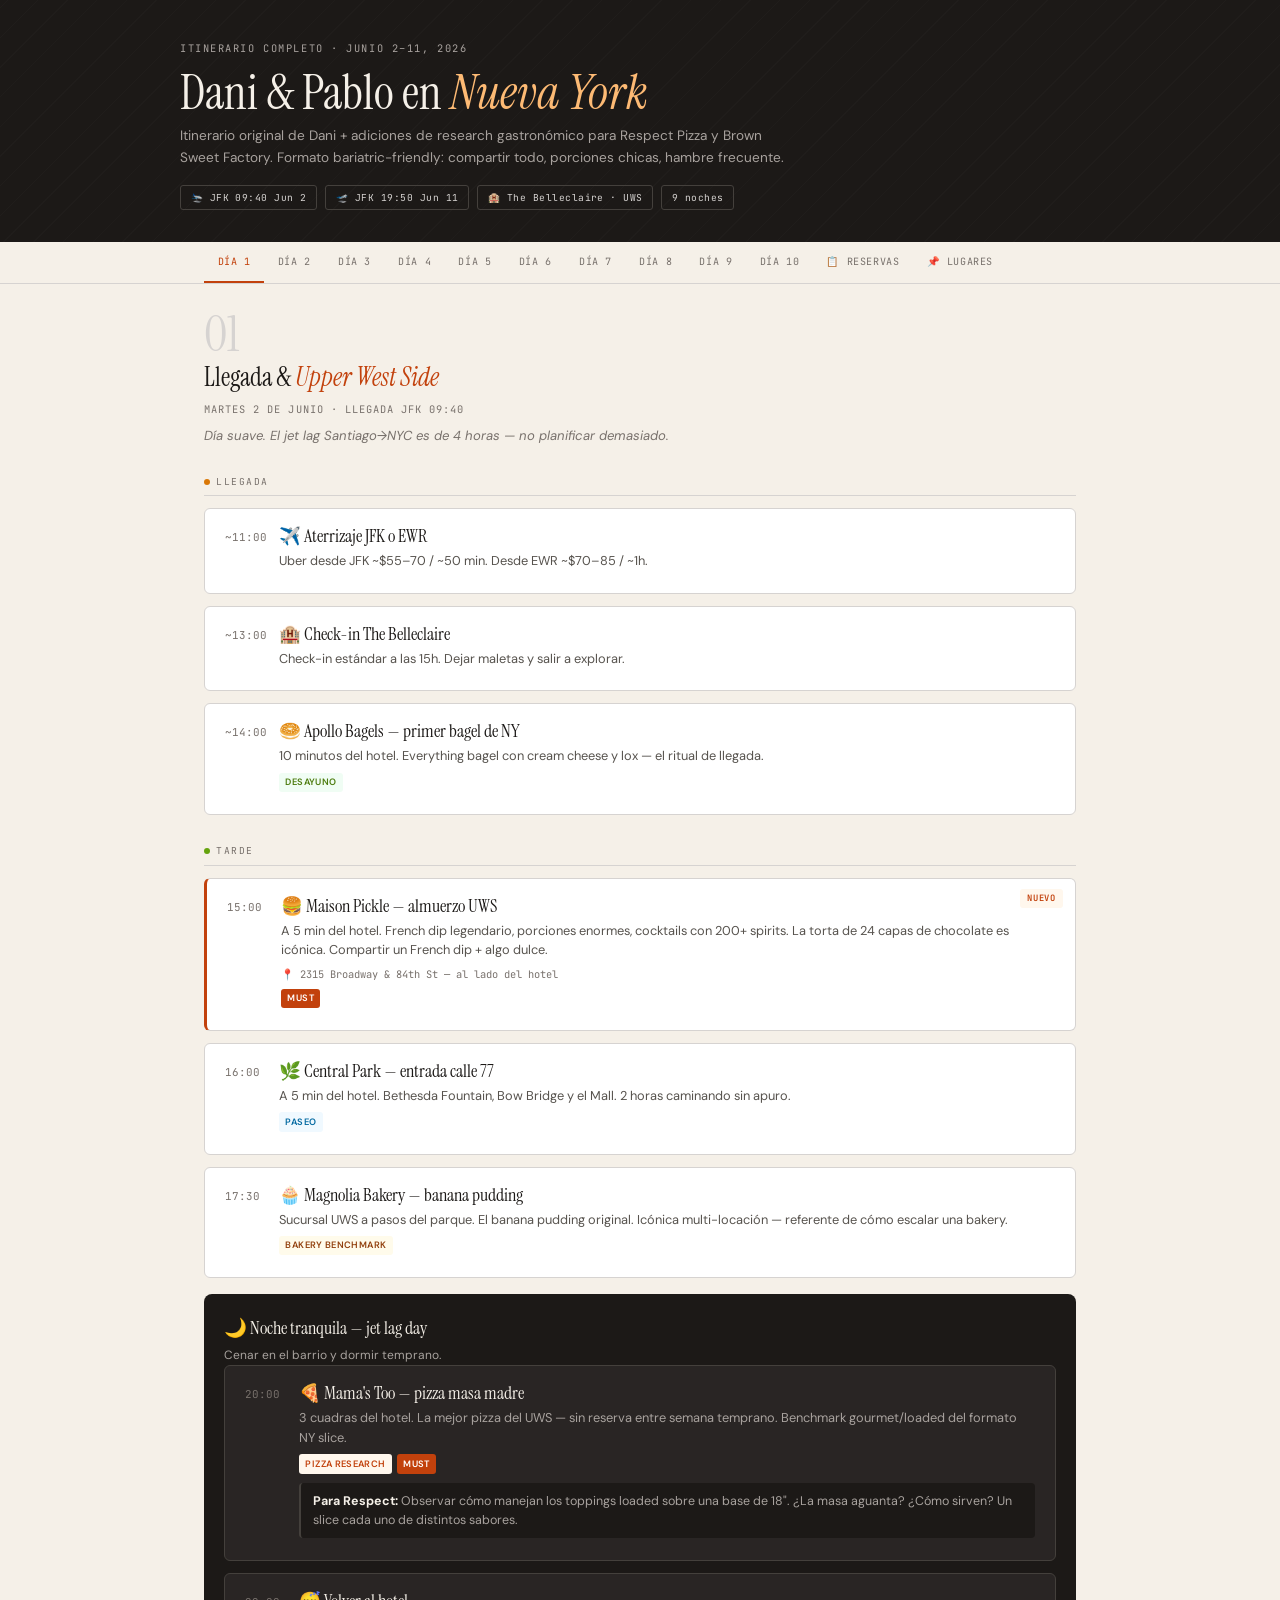
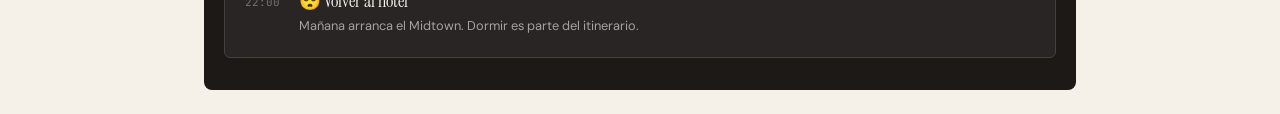
<file: index.html>
<!DOCTYPE html>
<html lang="es">
<head>
<meta charset="UTF-8">
<meta name="viewport" content="width=device-width, initial-scale=1.0">
<title>NYC Junio 2026 — Dani & Pablo</title>
<link href="https://fonts.googleapis.com/css2?family=Instrument+Serif:ital@0;1&family=DM+Sans:ital,wght@0,300;0,400;0,500;0,600;1,400&family=JetBrains+Mono:wght@400;500&display=swap" rel="stylesheet">
<style>

:root{
  --bg:#F5F0E8;--card:#FFF;--dark:#1C1917;--dark2:#292524;--txt:#1C1917;--muted:#78716C;--light:#F5F0E8;
  --border:#D6D3D1;--border-light:#E7E5E4;
  --pizza:#C2410C;--bakery:#92400E;--breakfast:#4D7C0F;--burger:#9F1239;--bar:#6D28D9;--sight:#0369A1;--shop:#64748B;--logistic:#1D4ED8;
  --night-bg:#1C1917;--night-card:#292524;--night-txt:#F5F0E8;--night-muted:#A8A29E;
}
*{margin:0;padding:0;box-sizing:border-box}
body{font-family:'DM Sans',sans-serif;background:var(--bg);color:var(--txt);line-height:1.6;-webkit-font-smoothing:antialiased}

/* HEADER */
.hdr{background:var(--dark);color:var(--light);padding:2.5rem 1.5rem 2rem;position:relative;overflow:hidden}
.hdr::before{content:'';position:absolute;inset:0;background:repeating-linear-gradient(-45deg,transparent,transparent 20px,rgba(255,255,255,.015) 20px,rgba(255,255,255,.015) 21px)}
.hdr-in{max-width:920px;margin:0 auto;position:relative;z-index:1}
.hdr-pre{font-family:'JetBrains Mono',monospace;font-size:.65rem;letter-spacing:.15em;text-transform:uppercase;color:#A8A29E;margin-bottom:.5rem}
.hdr h1{font-family:'Instrument Serif',serif;font-size:clamp(1.8rem,5vw,3rem);font-weight:400;line-height:1.15}
.hdr h1 em{font-style:italic;color:#FDBA74}
.hdr-sub{font-size:.85rem;color:#A8A29E;margin-top:.35rem;max-width:620px}
.hdr-pills{display:flex;gap:.5rem;margin-top:1rem;flex-wrap:wrap}
.hdr-pill{font-family:'JetBrains Mono',monospace;font-size:.6rem;letter-spacing:.05em;color:#D6D3D1;padding:.25rem .6rem;border:1px solid #44403C;border-radius:3px}

/* NAV */
.nav{position:sticky;top:0;z-index:100;background:var(--bg);border-bottom:1px solid var(--border);overflow-x:auto;scrollbar-width:none}
.nav::-webkit-scrollbar{display:none}
.nav-in{max-width:920px;margin:0 auto;display:flex;padding:0 1.5rem}
.nb{font-family:'JetBrains Mono',monospace;font-size:.63rem;letter-spacing:.06em;text-transform:uppercase;padding:.8rem .85rem;border:none;background:none;color:var(--muted);cursor:pointer;white-space:nowrap;border-bottom:2px solid transparent;transition:all .2s}
.nb:hover{color:var(--txt)}.nb.on{color:var(--pizza);border-bottom-color:var(--pizza)}

/* CONTENT */
.ct{max-width:920px;margin:0 auto;padding:1.5rem}
.sec{display:none}.sec.on{display:block}

/* DAY HEADER */
.dh{margin-bottom:1.5rem}
.dh-num{font-family:'Instrument Serif',serif;font-size:3.2rem;line-height:1;color:#D6D3D1}
.dh-title{font-family:'Instrument Serif',serif;font-size:1.65rem;font-weight:400;margin-top:-.2rem}
.dh-title em{font-style:italic;color:var(--pizza)}
.dh-date{font-family:'JetBrains Mono',monospace;font-size:.65rem;letter-spacing:.1em;text-transform:uppercase;color:var(--muted);margin-top:.2rem}
.dh-note{font-size:.82rem;color:var(--muted);font-style:italic;margin-top:.5rem;max-width:600px;line-height:1.5}

/* PHASE LABELS */
.phase{font-family:'JetBrains Mono',monospace;font-size:.6rem;letter-spacing:.15em;text-transform:uppercase;color:var(--muted);margin:1.75rem 0 .75rem;padding-bottom:.4rem;border-bottom:1px solid var(--border)}
.phase .dot{display:inline-block;width:6px;height:6px;border-radius:50%;margin-right:.4rem;vertical-align:middle}
.phase .dot.am{background:#D97706}.phase .dot.pm{background:#65A30D}.phase .dot.night{background:#7C3AED}

/* CARDS */
.card{background:var(--card);border:1px solid var(--border);border-radius:6px;padding:1rem 1.25rem;margin-bottom:.75rem;position:relative;transition:box-shadow .2s}
.card:hover{box-shadow:0 3px 16px rgba(0,0,0,.05)}
.card.new{border-left:3px solid var(--pizza)}
.card.new::after{content:'NUEVO';position:absolute;top:.65rem;right:.75rem;font-family:'JetBrains Mono',monospace;font-size:.55rem;letter-spacing:.08em;background:#FFF7ED;color:var(--pizza);padding:.15rem .45rem;border-radius:3px;font-weight:600}
.card.replaced{opacity:.5;border-left:3px solid #94A3B8;text-decoration:line-through}
.card.replaced .c-name,.card.replaced .c-desc{text-decoration:line-through}

.c-row{display:flex;align-items:flex-start;gap:.75rem;margin-bottom:.35rem}
.c-time{font-family:'JetBrains Mono',monospace;font-size:.68rem;color:var(--muted);min-width:42px;padding-top:.25rem}
.c-body{flex:1}
.c-name{font-family:'Instrument Serif',serif;font-size:1.1rem;font-weight:400;line-height:1.3}
.c-desc{font-size:.8rem;color:#57534E;line-height:1.55;margin-top:.2rem}
.c-addr{font-family:'JetBrains Mono',monospace;font-size:.65rem;color:var(--muted);margin-top:.35rem}
.c-tags{display:flex;gap:.3rem;margin-top:.4rem;flex-wrap:wrap}
.tg{font-size:.58rem;font-weight:600;padding:.15rem .4rem;border-radius:3px;letter-spacing:.04em;text-transform:uppercase}
.tg.pizza{background:#FFF7ED;color:var(--pizza)}.tg.bakery{background:#FFFBEB;color:var(--bakery)}
.tg.breakfast{background:#F0FDF4;color:var(--breakfast)}.tg.burger{background:#FFF1F2;color:var(--burger)}
.tg.bar{background:#F5F3FF;color:var(--bar)}.tg.sight{background:#F0F9FF;color:var(--sight)}
.tg.shop{background:#F8FAFC;color:var(--shop)}.tg.must{background:var(--pizza);color:#fff}

.c-tip{margin-top:.6rem;padding:.55rem .75rem;background:#FAFAF9;border-radius:4px;font-size:.78rem;color:#57534E;border-left:2px solid var(--border-light);line-height:1.5}
.c-tip strong{color:var(--txt)}
.c-replaced-note{font-size:.72rem;color:var(--logistic);font-weight:500;margin-top:.3rem}

/* NIGHT BLOCK */
.night-block{background:var(--night-bg);border-radius:8px;padding:1.25rem;margin-top:1rem;color:var(--night-txt)}
.night-block .phase{color:var(--night-muted);border-bottom-color:#44403C;margin-top:.5rem}
.night-block .card{background:var(--night-card);border-color:#44403C;color:var(--night-txt)}
.night-block .card.new{border-left-color:#FDBA74}
.night-block .card.new::after{background:#44403C;color:#FDBA74}
.night-block .c-desc,.night-block .c-tip{color:var(--night-muted)}
.night-block .c-tip{background:#1C1917;border-left-color:#44403C}
.night-block .c-tip strong{color:var(--night-txt)}
.night-block .c-name{color:var(--night-txt)}
.night-title{font-family:'Instrument Serif',serif;font-size:1.15rem;font-weight:400}
.night-sub{font-size:.75rem;color:var(--night-muted);margin-top:.15rem}

/* BARI NOTE */
.bari{background:linear-gradient(135deg,#FFFBEB,#FEF3C7);border:1px solid #FCD34D;border-radius:6px;padding:1rem 1.15rem;margin-bottom:1.25rem;font-size:.78rem;line-height:1.55;color:#78350F}
.bari strong{color:#92400E}

/* CHECKLIST */
.ck-progress{font-family:'JetBrains Mono',monospace;font-size:.75rem;color:var(--muted);margin-bottom:1.5rem;padding:.6rem 1rem;background:var(--card);border:1px solid var(--border);border-radius:6px}
.ck-count{font-weight:600;color:var(--pizza);font-size:.85rem}
.ck-group{margin-bottom:1.5rem}
.ck-cat{font-family:'JetBrains Mono',monospace;font-size:.6rem;letter-spacing:.15em;text-transform:uppercase;color:var(--muted);margin-bottom:.6rem;padding-bottom:.35rem;border-bottom:1px solid var(--border)}
.ck-item{display:flex;gap:.75rem;align-items:flex-start;background:var(--card);border:1px solid var(--border);border-radius:6px;padding:.85rem 1rem;margin-bottom:.5rem;cursor:pointer;transition:all .2s}
.ck-item:hover{box-shadow:0 2px 12px rgba(0,0,0,.05)}
.ck-item.done{opacity:.55;border-left:3px solid #4D7C0F}
.ck-item.done .ck-name{text-decoration:line-through}
.ck-check{font-size:1.1rem;line-height:1;padding-top:.1rem;flex-shrink:0}
.ck-body{flex:1;min-width:0}
.ck-name{font-family:'Instrument Serif',serif;font-size:1.05rem;line-height:1.3}
.ck-meta{display:flex;flex-wrap:wrap;gap:.4rem .8rem;margin-top:.3rem}
.ck-time{font-family:'JetBrains Mono',monospace;font-size:.65rem;color:var(--pizza);font-weight:500}
.ck-day{font-family:'JetBrains Mono',monospace;font-size:.62rem;color:var(--muted)}
.ck-price{font-family:'JetBrains Mono',monospace;font-size:.62rem;color:var(--breakfast);font-weight:500}
.ck-link{display:inline-block;font-family:'JetBrains Mono',monospace;font-size:.6rem;color:var(--sight);margin-top:.3rem;text-decoration:none}
.ck-link:hover{text-decoration:underline}

/* WISHLIST */
.wl-form{background:var(--card);border:1px solid var(--border);border-radius:6px;padding:1rem;margin-bottom:1.5rem}
.wl-form-row{display:flex;gap:.5rem;margin-bottom:.5rem}
.wl-form-row:last-child{margin-bottom:0}
.wl-input{font-family:'DM Sans',sans-serif;font-size:.85rem;padding:.5rem .75rem;border:1px solid var(--border);border-radius:4px;background:var(--bg);color:var(--txt);outline:none;flex:1}
.wl-input:focus{border-color:var(--pizza)}
.wl-input-wide{flex:2}
.wl-select{font-family:'DM Sans',sans-serif;font-size:.8rem;padding:.5rem .5rem;border:1px solid var(--border);border-radius:4px;background:var(--bg);color:var(--txt);outline:none;min-width:130px}
.wl-btn{font-family:'JetBrains Mono',monospace;font-size:.7rem;letter-spacing:.05em;padding:.5rem 1rem;background:var(--pizza);color:#fff;border:none;border-radius:4px;cursor:pointer;white-space:nowrap;font-weight:600;transition:opacity .2s}
.wl-btn:hover{opacity:.85}
.wl-count{font-family:'JetBrains Mono',monospace;font-size:.75rem;color:var(--muted);margin-bottom:1rem}
.wl-empty{font-size:.85rem;color:var(--muted);font-style:italic;padding:2rem 0;text-align:center}
.wl-group{margin-bottom:1.5rem}
.wl-item{display:flex;gap:.75rem;align-items:flex-start;background:var(--card);border:1px solid var(--border);border-radius:6px;padding:.85rem 1rem;margin-bottom:.5rem;transition:all .2s}
.wl-item:hover{box-shadow:0 2px 12px rgba(0,0,0,.05)}
.wl-item.done{opacity:.55;border-left:3px solid #4D7C0F}
.wl-item.done .ck-name{text-decoration:line-through}
.wl-check{font-size:1.1rem;line-height:1;padding-top:.1rem;flex-shrink:0;cursor:pointer}
.wl-body{flex:1;min-width:0}
.wl-note{font-size:.78rem;color:#57534E;margin-top:.2rem;line-height:1.4}
.wl-date{font-family:'JetBrains Mono',monospace;font-size:.58rem;color:var(--muted);margin-top:.25rem}
.wl-del{background:none;border:none;color:var(--muted);font-size:1.2rem;cursor:pointer;padding:0 .25rem;line-height:1;opacity:.4;transition:opacity .2s}
.wl-del:hover{opacity:1;color:#DC2626}

@media(max-width:640px){
  .ct{padding:1.25rem 1rem}.hdr{padding:2rem 1rem 1.5rem}.nav-in{padding:0 .75rem}
  .nb{padding:.7rem .6rem;font-size:.58rem}.c-row{flex-direction:column;gap:.25rem}
  .card.new::after{position:static;display:inline-block;margin-top:.3rem}
  .ck-meta{flex-direction:column;gap:.2rem}
  .wl-form-row{flex-direction:column}
  .wl-select{min-width:100%}
}

</style>
</head>
<body>

<div class="hdr"><div class="hdr-in">

  <div class="hdr-pre">Itinerario completo · Junio 2–11, 2026</div>
  <h1>Dani & Pablo en <em>Nueva York</em></h1>
  <p class="hdr-sub">Itinerario original de Dani + adiciones de research gastronómico para Respect Pizza y Brown Sweet Factory. Formato bariatric-friendly: compartir todo, porciones chicas, hambre frecuente.</p>
  <div class="hdr-pills">
    <span class="hdr-pill">🛬 JFK 09:40 Jun 2</span>
    <span class="hdr-pill">🛫 JFK 19:50 Jun 11</span>
    <span class="hdr-pill">🏨 The Belleclaire · UWS</span>
    <span class="hdr-pill">9 noches</span>
  </div>

</div></div>

<nav class="nav"><div class="nav-in" id="nav-in"></div></nav>

<div class="ct" id="content"></div>

<script type="module">
import day01 from './days/day01.js';
import day02 from './days/day02.js';
import day03 from './days/day03.js';
import day04 from './days/day04.js';
import day05 from './days/day05.js';
import day06 from './days/day06.js';
import day07 from './days/day07.js';
import day08 from './days/day08.js';
import day09 from './days/day09.js';
import day10 from './days/day10.js';
import { renderDay } from './renderer.js';
import { renderChecklist, initChecklistEvents } from './checklist.js';
import { renderWishlist, initWishlistEvents } from './wishlist.js';

const days = [day01, day02, day03, day04, day05, day06, day07, day08, day09, day10];

const content = document.getElementById('content');
let html = days.map((d, i) => renderDay(d, i === 0)).join('\n\n');

html += `<div class="sec" id="checklist"><div class="dh"><div class="dh-num">📋</div><div class="dh-title">Checklist de <em>Reservas</em></div><div class="dh-date">Tickets, restaurantes y verificaciones</div><div class="dh-note">Click en cada item para marcarlo como hecho. Se guarda automáticamente.</div></div>${renderChecklist()}</div>`;

html += `<div class="sec" id="wishlist"><div class="dh"><div class="dh-num">📌</div><div class="dh-title">Lugares por <em>Descubrir</em></div><div class="dh-date">Recomendaciones, antojitos y descubrimientos</div><div class="dh-note">Vayan agregando lugares que les recomienden o que encuentren en el camino. Click en ⬜ para marcar como visitado.</div></div>${renderWishlist()}</div>`;

content.innerHTML = html;

const navIn = document.getElementById('nav-in');
days.forEach((day, i) => {
  const btn = document.createElement('button');
  btn.className = 'nb' + (i === 0 ? ' on' : '');
  btn.textContent = 'Día ' + (i + 1);
  btn.addEventListener('click', () => go(day.id, btn));
  navIn.appendChild(btn);
});

const ckBtn = document.createElement('button');
ckBtn.className = 'nb';
ckBtn.textContent = '📋 Reservas';
ckBtn.addEventListener('click', () => {
  go('checklist', ckBtn);
  initChecklistEvents();
});
navIn.appendChild(ckBtn);

const wlBtn = document.createElement('button');
wlBtn.className = 'nb';
wlBtn.textContent = '📌 Lugares';
wlBtn.addEventListener('click', () => {
  go('wishlist', wlBtn);
  initWishlistEvents();
});
navIn.appendChild(wlBtn);

window.go = function go(id, btn) {
  document.querySelectorAll('.sec').forEach(s => s.classList.remove('on'));
  document.querySelectorAll('.nb').forEach(b => b.classList.remove('on'));
  document.getElementById(id).classList.add('on');
  if (btn) btn.classList.add('on');
  window.scrollTo({ top: document.querySelector('.ct').offsetTop - 50, behavior: 'smooth' });
};

initChecklistEvents();
initWishlistEvents();
</script>

</body>
</html>
</file>
